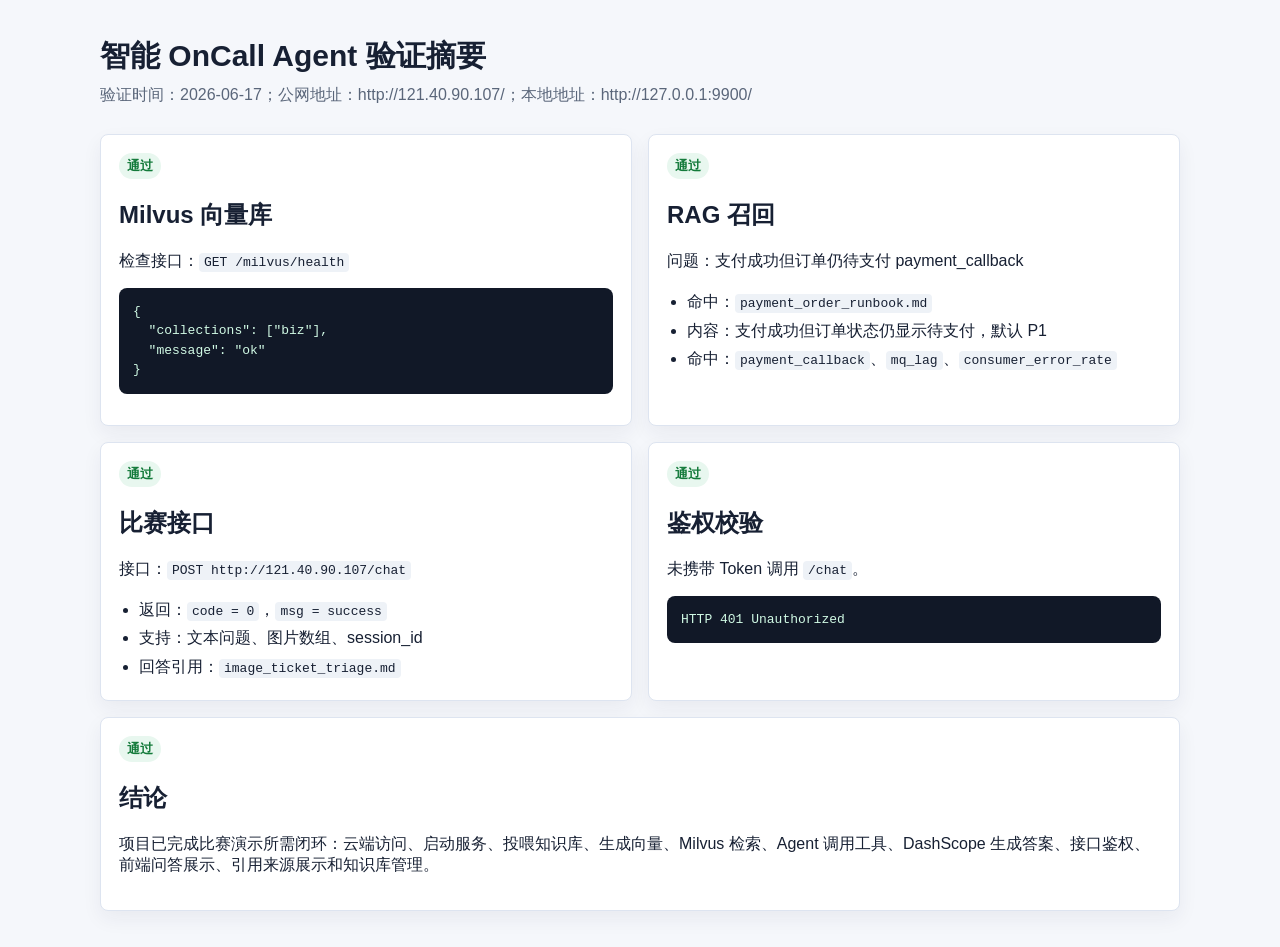
<file: contest-deliverables/validation-summary.html>
<!doctype html>
<html lang="zh-CN">
<head>
  <meta charset="utf-8">
  <meta name="viewport" content="width=device-width, initial-scale=1">
  <title>智能 OnCall Agent 验证摘要</title>
  <style>
    body {
      margin: 0;
      font-family: "Microsoft YaHei", Arial, sans-serif;
      background: #f5f7fb;
      color: #172033;
    }
    .wrap {
      max-width: 1080px;
      margin: 0 auto;
      padding: 36px 28px;
    }
    h1 {
      margin: 0 0 8px;
      font-size: 30px;
    }
    .sub {
      color: #5a667a;
      margin-bottom: 28px;
    }
    .grid {
      display: grid;
      grid-template-columns: repeat(2, minmax(0, 1fr));
      gap: 16px;
    }
    .card {
      background: #fff;
      border: 1px solid #dde4f0;
      border-radius: 8px;
      padding: 18px;
      box-shadow: 0 8px 20px rgba(31, 42, 68, .06);
    }
    .ok {
      display: inline-block;
      padding: 4px 8px;
      border-radius: 999px;
      background: #e8f7ef;
      color: #137a3a;
      font-weight: 700;
      font-size: 13px;
    }
    code {
      background: #eef2f7;
      padding: 2px 5px;
      border-radius: 4px;
    }
    pre {
      white-space: pre-wrap;
      background: #111827;
      color: #d1fae5;
      border-radius: 8px;
      padding: 14px;
      overflow: auto;
      font-size: 13px;
      line-height: 1.5;
    }
    .wide {
      grid-column: 1 / -1;
    }
    ul {
      margin: 10px 0 0;
      padding-left: 20px;
      line-height: 1.8;
    }
  </style>
</head>
<body>
  <main class="wrap">
    <h1>智能 OnCall Agent 验证摘要</h1>
    <div class="sub">验证时间：2026-06-17；公网地址：http://121.40.90.107/；本地地址：http://127.0.0.1:9900/</div>

    <section class="grid">
      <div class="card">
        <span class="ok">通过</span>
        <h2>Milvus 向量库</h2>
        <p>检查接口：<code>GET /milvus/health</code></p>
        <pre>{
  "collections": ["biz"],
  "message": "ok"
}</pre>
      </div>

      <div class="card">
        <span class="ok">通过</span>
        <h2>RAG 召回</h2>
        <p>问题：支付成功但订单仍待支付 payment_callback</p>
        <ul>
          <li>命中：<code>payment_order_runbook.md</code></li>
          <li>内容：支付成功但订单状态仍显示待支付，默认 P1</li>
          <li>命中：<code>payment_callback</code>、<code>mq_lag</code>、<code>consumer_error_rate</code></li>
        </ul>
      </div>

      <div class="card">
        <span class="ok">通过</span>
        <h2>比赛接口</h2>
        <p>接口：<code>POST http://121.40.90.107/chat</code></p>
        <ul>
          <li>返回：<code>code = 0</code>，<code>msg = success</code></li>
          <li>支持：文本问题、图片数组、session_id</li>
          <li>回答引用：<code>image_ticket_triage.md</code></li>
        </ul>
      </div>

      <div class="card">
        <span class="ok">通过</span>
        <h2>鉴权校验</h2>
        <p>未携带 Token 调用 <code>/chat</code>。</p>
        <pre>HTTP 401 Unauthorized</pre>
      </div>

      <div class="card wide">
        <span class="ok">通过</span>
        <h2>结论</h2>
        <p>项目已完成比赛演示所需闭环：云端访问、启动服务、投喂知识库、生成向量、Milvus 检索、Agent 调用工具、DashScope 生成答案、接口鉴权、前端问答展示、引用来源展示和知识库管理。</p>
      </div>
    </section>
  </main>
</body>
</html>
</file>
